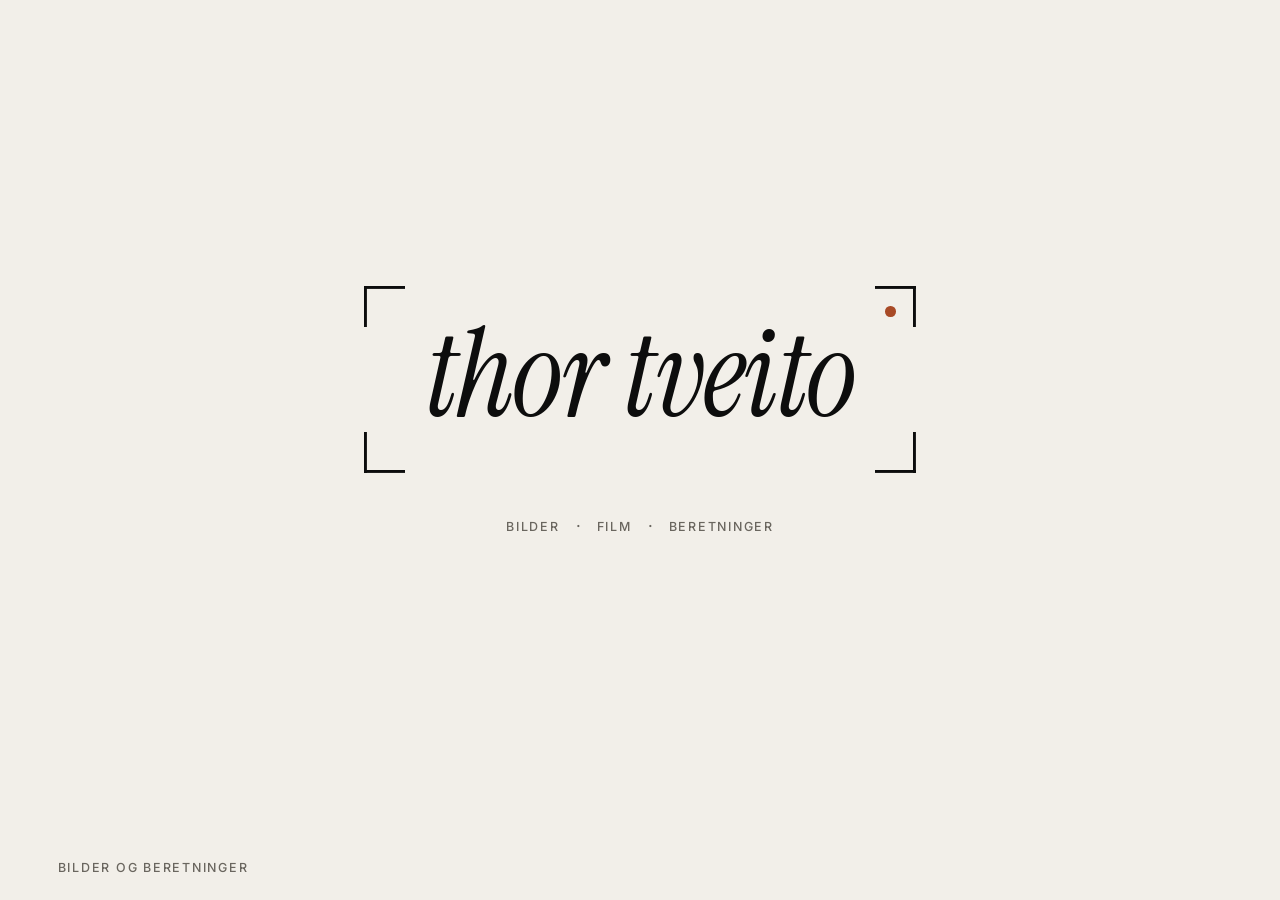
<file: site/index.html>
<!doctype html>
<html lang="nb">
<head>
<meta charset="utf-8">
<meta name="viewport" content="width=device-width, initial-scale=1">
<title>Thor Tveito</title>
<meta name="description" content="Bilder og beretninger av Thor Tveito.">
<meta name="theme-color" content="#f2efe9" media="(prefers-color-scheme: light)">
<meta name="theme-color" content="#0d0d0d" media="(prefers-color-scheme: dark)">
<link rel="icon" href="data:image/svg+xml,%3Csvg xmlns='http://www.w3.org/2000/svg' viewBox='0 0 32 32'%3E%3Cstyle%3Epath%7Bstroke:%230d0d0d%7D@media(prefers-color-scheme:dark)%7Bpath%7Bstroke:%23f2efe9%7D%7D%3C/style%3E%3Cpath d='M3 11V3h8M21 3h8v8M29 21v8h-8M11 29H3v-8' fill='none' stroke-width='2.5'/%3E%3Ccircle cx='16' cy='16' r='4' fill='%23a84a26'/%3E%3C/svg%3E">
<link rel="preconnect" href="https://fonts.googleapis.com">
<link rel="preconnect" href="https://fonts.gstatic.com" crossorigin>
<link rel="stylesheet" href="https://fonts.googleapis.com/css2?family=Instrument+Serif:ital@0;1&family=Inter:wght@400;500&display=swap">
<link rel="stylesheet" href="style.css">
</head>
<body class="home">
<main class="home-main">
  <h1><span class="vf vf--hero"><span class="vf-text">Thor Tveito</span></span></h1>
  <nav data-site-nav aria-label="Hovedmeny"></nav>
</main>
<footer class="home-foot">
  <span class="label">Bilder og beretninger</span>
</footer>
<script src="site.js"></script>
</body>
</html>
</file>
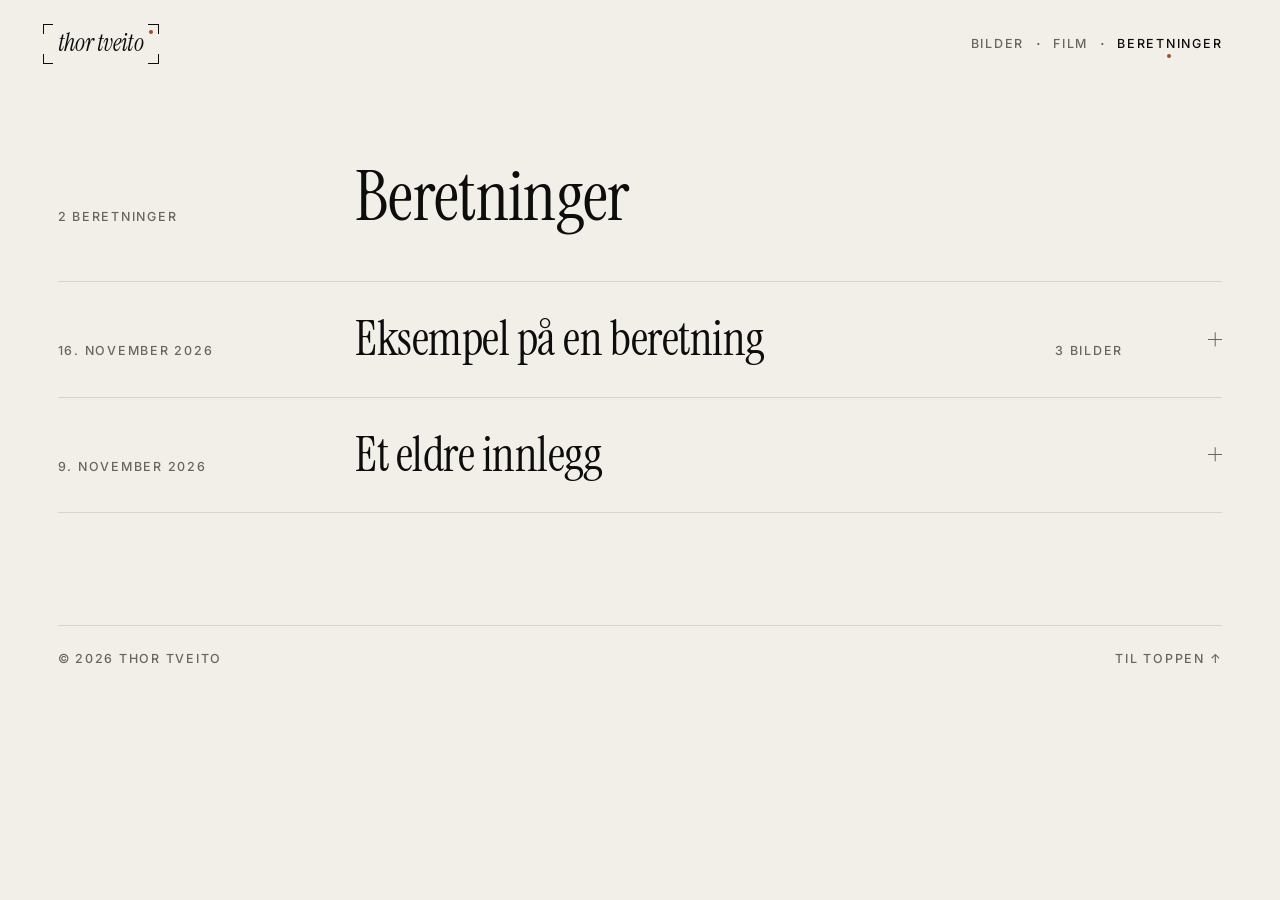
<file: site/beretninger.html>
<!doctype html>
<html lang="nb">
<head>
<meta charset="utf-8">
<meta name="viewport" content="width=device-width, initial-scale=1">
<title>Beretninger · Thor Tveito</title>
<meta name="theme-color" content="#f2efe9" media="(prefers-color-scheme: light)">
<meta name="theme-color" content="#0d0d0d" media="(prefers-color-scheme: dark)">
<link rel="icon" href="data:image/svg+xml,%3Csvg xmlns='http://www.w3.org/2000/svg' viewBox='0 0 32 32'%3E%3Cstyle%3Epath%7Bstroke:%230d0d0d%7D@media(prefers-color-scheme:dark)%7Bpath%7Bstroke:%23f2efe9%7D%7D%3C/style%3E%3Cpath d='M3 11V3h8M21 3h8v8M29 21v8h-8M11 29H3v-8' fill='none' stroke-width='2.5'/%3E%3Ccircle cx='16' cy='16' r='4' fill='%23a84a26'/%3E%3C/svg%3E">
<link rel="preconnect" href="https://fonts.googleapis.com">
<link rel="preconnect" href="https://fonts.gstatic.com" crossorigin>
<link rel="stylesheet" href="https://fonts.googleapis.com/css2?family=Instrument+Serif:ital@0;1&family=Inter:wght@400;500&display=swap">
<link rel="stylesheet" href="style.css">
</head>
<body>
<a class="skip-link label" href="#innhold">Hopp til innholdet</a>
<header data-site-header></header>

<main id="innhold">
  <div class="grid page-head">
    <p class="label" id="post-count">Beretninger</p>
    <h1>Beretninger</h1>
  </div>
  <div class="grid">
    <div class="entry-list" id="posts"><p class="empty prose">Laster …</p></div>
  </div>
  <div class="grid">
    <p class="prose" id="doc-wrap" hidden style="margin-top: var(--space-6)"><a class="text-link" id="doc-link" href="#">Åpne dokumentet i Google Docs →</a></p>
  </div>
</main>

<footer data-site-footer></footer>

<script src="site.js"></script>
<script>
(async () => {
  const box = document.getElementById('posts');
  const el = (tag, cls, text) => {
    const n = document.createElement(tag);
    if (cls) n.className = cls;
    if (text != null) n.textContent = text;
    return n;
  };
  // «2026-11-16» → «16. november 2026»
  const fmt = (s) => {
    const d = new Date(s + 'T12:00:00');
    return isNaN(d) ? s : d.toLocaleDateString('nb-NO', { day: 'numeric', month: 'long', year: 'numeric' });
  };
  const plural = (n, one, many) => `${n} ${n === 1 ? one : many}`;

  let d;
  try {
    d = await (await fetch('beretninger.json', { cache: 'no-cache' })).json();
  } catch (e) {
    box.innerHTML = '<p class="empty prose">Fant ikke beretninger.json.</p>';
    return;
  }
  if (d.docUrl) {
    document.getElementById('doc-link').href = d.docUrl;
    document.getElementById('doc-wrap').hidden = false;
  }
  const posts = (d.posts || []).slice().sort((a, b) => (b.date || '').localeCompare(a.date || ''));
  document.getElementById('post-count').textContent = plural(posts.length, 'beretning', 'beretninger');
  box.textContent = '';
  if (!posts.length) { box.append(el('p', 'empty prose', 'Ingen beretninger ennå.')); return; }

  posts.forEach((p, i) => {
    const id = p.id || `b${i}`;
    const images = p.images || [];
    const entry = el('details', 'entry');
    entry.id = id;

    const head = el('summary', 'entry-head');
    const time = el('time', 'label', p.date ? fmt(p.date) : 'Udatert');
    if (p.date) time.dateTime = p.date;
    head.append(time, el('h2', null, p.title || 'Uten tittel'));
    if (images.length) head.append(el('span', 'label entry-meta', plural(images.length, 'bilde', 'bilder')));
    const toggle = el('span', 'entry-toggle'); toggle.setAttribute('aria-hidden', 'true');
    head.append(toggle);

    const body = el('div', 'entry-body');
    if (p.body) {
      const prose = el('div', 'prose');
      for (const para of p.body.split(/\n\s*\n/)) if (para.trim()) prose.append(el('p', null, para.trim()));
      body.append(prose);
    }
    if (images.length) {
      const media = el('div', 'entry-media');
      for (const im of images) {
        const fig = el('figure');
        const img = el('img');
        img.src = im.src; img.alt = im.alt || im.caption || '';
        if (im.width && im.height) { img.width = im.width; img.height = im.height; }
        img.loading = 'lazy'; img.decoding = 'async';
        fig.append(img);
        if (im.caption) fig.append(el('figcaption', null, im.caption));
        media.append(fig);
      }
      body.append(media);
    }

    entry.append(head, body);
    // Åpne beretninger får sin egen lenke (#id), så de kan deles.
    entry.addEventListener('toggle', () => {
      if (entry.open) history.replaceState(null, '', '#' + id);
      else if (location.hash === '#' + id) history.replaceState(null, '', location.pathname);
    });
    box.append(entry);
  });

  const target = location.hash && document.getElementById(decodeURIComponent(location.hash.slice(1)));
  if (target && target.classList.contains('entry')) { target.open = true; target.scrollIntoView(); }
})();
</script>
</body>
</html>
</file>
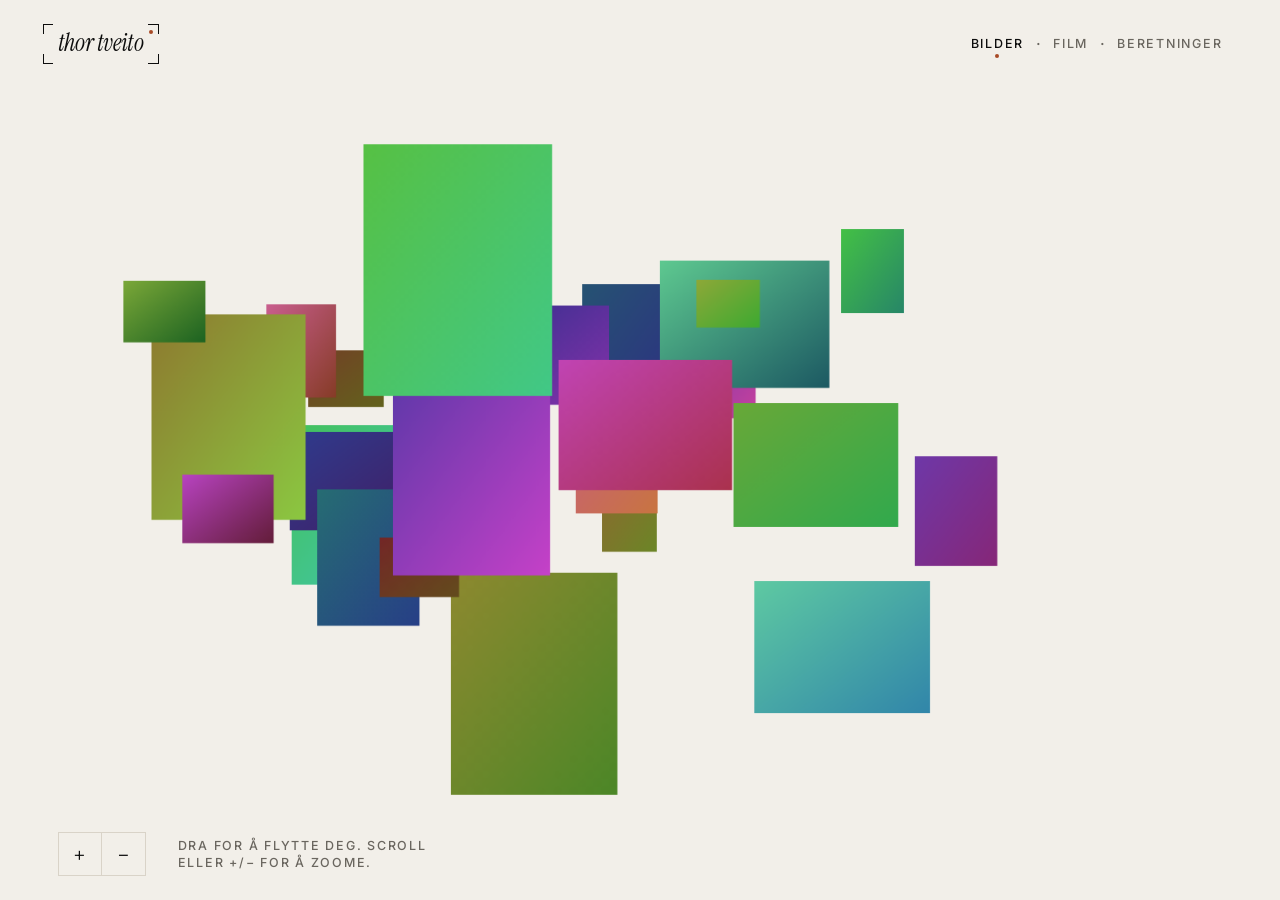
<file: site/bilder.html>
<!doctype html>
<html lang="nb">
<head>
<meta charset="utf-8">
<meta name="viewport" content="width=device-width, initial-scale=1">
<title>Bilder · Thor Tveito</title>
<meta name="theme-color" content="#f2efe9" media="(prefers-color-scheme: light)">
<meta name="theme-color" content="#0d0d0d" media="(prefers-color-scheme: dark)">
<link rel="icon" href="data:image/svg+xml,%3Csvg xmlns='http://www.w3.org/2000/svg' viewBox='0 0 32 32'%3E%3Cstyle%3Epath%7Bstroke:%230d0d0d%7D@media(prefers-color-scheme:dark)%7Bpath%7Bstroke:%23f2efe9%7D%7D%3C/style%3E%3Cpath d='M3 11V3h8M21 3h8v8M29 21v8h-8M11 29H3v-8' fill='none' stroke-width='2.5'/%3E%3Ccircle cx='16' cy='16' r='4' fill='%23a84a26'/%3E%3C/svg%3E">
<link rel="preconnect" href="https://fonts.googleapis.com">
<link rel="preconnect" href="https://fonts.gstatic.com" crossorigin>
<link rel="stylesheet" href="https://fonts.googleapis.com/css2?family=Instrument+Serif:ital@0;1&family=Inter:wght@400;500&display=swap">
<link rel="stylesheet" href="style.css">
<link rel="stylesheet" href="gallery.css">
</head>
<body class="gallery-page">
<header data-site-header></header>

<main id="stage" aria-label="Bilderom">
  <h1 class="visually-hidden">Bilder</h1>
  <div id="scene"></div>
</main>

<div id="loader" role="status" aria-live="polite">
  <span class="vf"><span class="vf-text" id="loader-name">Thor Tveito</span></span>
  <div class="loader-bar"><div id="loader-fill"></div></div>
  <div id="loader-text" class="label">Laster bilder …</div>
</div>

<div id="caption" aria-live="polite"></div>

<div class="room-controls">
  <div class="zoom">
    <button type="button" class="icon-btn" id="zoom-in" aria-label="Zoom inn">+</button>
    <button type="button" class="icon-btn" id="zoom-out" aria-label="Zoom ut">−</button>
  </div>
  <p class="hint label">Dra for å flytte deg. Scroll eller +/− for å zoome.</p>
</div>

<dialog id="viewer" aria-label="Bildevisning">
  <button type="button" class="icon-btn close" aria-label="Lukk">×</button>
  <button type="button" class="icon-btn nav-btn prev" aria-label="Forrige bilde">←</button>
  <figure>
    <img id="viewer-img" alt="">
    <figcaption id="viewer-cap"></figcaption>
  </figure>
  <button type="button" class="icon-btn nav-btn next" aria-label="Neste bilde">→</button>
</dialog>

<script src="site.js"></script>
<script src="gallery.js"></script>
</body>
</html>
</file>
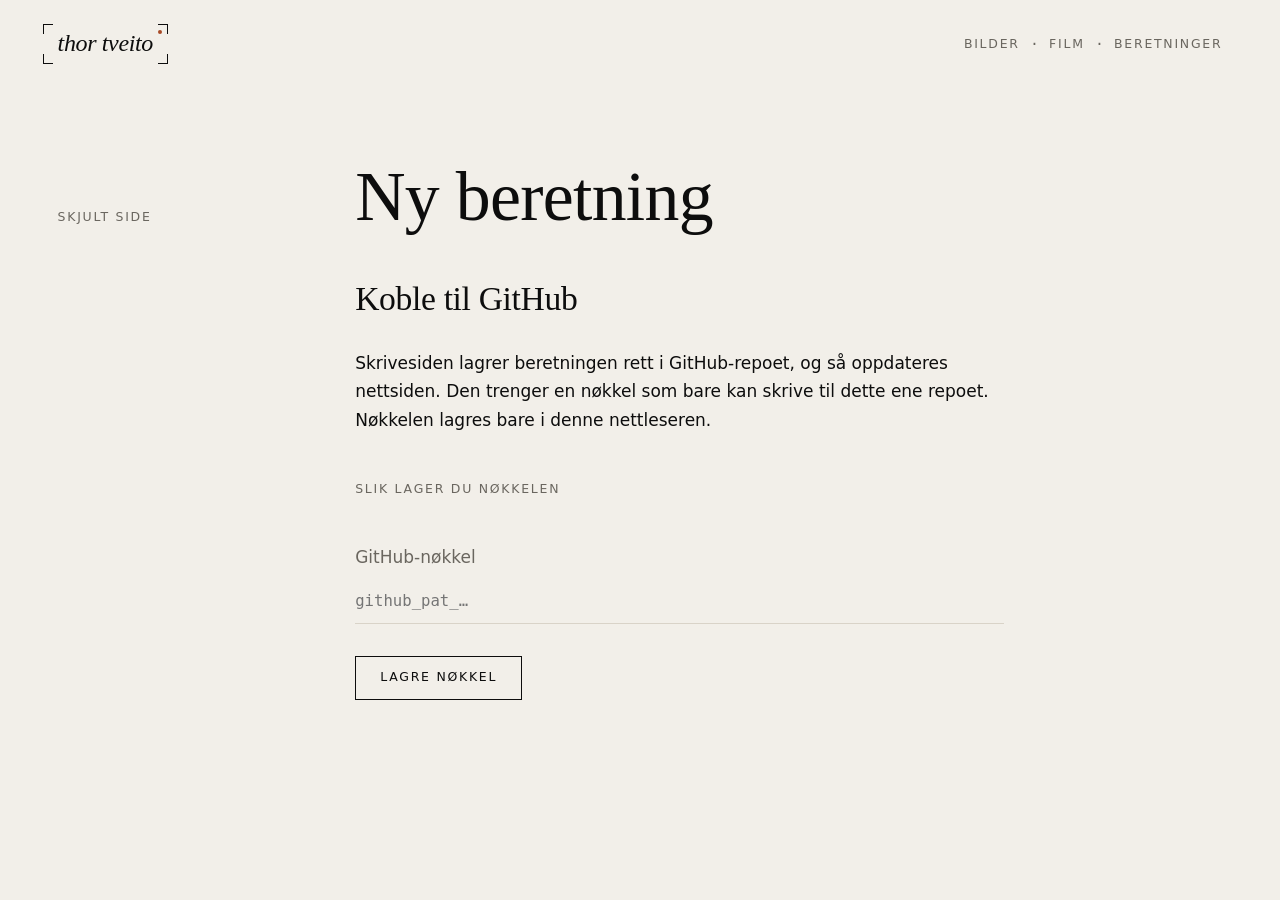
<file: site/skriv.html>
<!doctype html>
<html lang="nb">
<head>
<meta charset="utf-8">
<meta name="viewport" content="width=device-width, initial-scale=1">
<title>Skriv · Thor Tveito</title>
<!-- Skjult side: ikke i menyen, ikke i søkemotorer. Sikkerheten ligger i GitHub-nøkkelen, ikke i adressen. -->
<meta name="robots" content="noindex, nofollow">
<meta name="referrer" content="no-referrer">
<meta http-equiv="Content-Security-Policy" content="default-src 'none'; script-src 'self'; style-src 'self' https://fonts.googleapis.com; font-src https://fonts.gstatic.com; img-src 'self' blob: data:; connect-src https://api.github.com; base-uri 'none'; form-action 'none'">
<meta name="theme-color" content="#f2efe9" media="(prefers-color-scheme: light)">
<meta name="theme-color" content="#0d0d0d" media="(prefers-color-scheme: dark)">
<link rel="icon" href="data:image/svg+xml,%3Csvg xmlns='http://www.w3.org/2000/svg' viewBox='0 0 32 32'%3E%3Cstyle%3Epath%7Bstroke:%230d0d0d%7D@media(prefers-color-scheme:dark)%7Bpath%7Bstroke:%23f2efe9%7D%7D%3C/style%3E%3Cpath d='M3 11V3h8M21 3h8v8M29 21v8h-8M11 29H3v-8' fill='none' stroke-width='2.5'/%3E%3Ccircle cx='16' cy='16' r='4' fill='%23a84a26'/%3E%3C/svg%3E">
<link rel="stylesheet" href="https://fonts.googleapis.com/css2?family=Instrument+Serif:ital@0;1&family=Inter:wght@400;500&display=swap">
<link rel="stylesheet" href="style.css">
<link rel="stylesheet" href="skriv.css">
</head>
<body>
<header data-site-header></header>

<main id="innhold">
  <div class="grid page-head">
    <p class="label">Skjult side</p>
    <h1>Ny beretning</h1>
  </div>

  <!-- Steg 1: nøkkel (vises bare når ingen nøkkel er lagret på denne enheten) -->
  <section class="grid" id="key-setup" hidden aria-labelledby="key-title">
    <div class="skriv-col form">
      <h2 id="key-title" class="skriv-h2">Koble til GitHub</h2>
      <p>Skrivesiden lagrer beretningen rett i GitHub-repoet, og så oppdateres nettsiden. Den trenger en nøkkel som bare kan skrive til dette ene repoet. Nøkkelen lagres bare i denne nettleseren.</p>
      <details class="howto">
        <summary class="label">Slik lager du nøkkelen</summary>
        <ol>
          <li>Gå til <span class="mono">github.com/settings/personal-access-tokens/new</span>.</li>
          <li>Gi den et navn, for eksempel «Skrivesiden», og velg en utløpsdato.</li>
          <li>Under <em>Repository access</em>: velg <em>Only select repositories</em> og bare <span class="mono" id="repo-name"></span>.</li>
          <li>Under <em>Permissions → Repository permissions</em>: sett <em>Contents</em> til <em>Read and write</em>. Ingenting annet.</li>
          <li>Lag nøkkelen, kopier den og lim den inn her.</li>
        </ol>
      </details>
      <div class="field">
        <label for="token">GitHub-nøkkel</label>
        <input class="input mono" id="token" type="password" autocomplete="off" spellcheck="false" placeholder="github_pat_…">
      </div>
      <p><button type="button" class="btn" id="save-token">Lagre nøkkel</button></p>
    </div>
  </section>

  <!-- Steg 2: skriv -->
  <section class="grid" id="writer" hidden aria-label="Skriv">
    <div class="skriv-col form" id="form">
      <div class="field">
        <label for="title">Tittel</label>
        <input class="input input--title" id="title" type="text" autocomplete="off" required>
      </div>
      <div class="field skriv-date">
        <label for="date">Dato</label>
        <input class="input" id="date" type="date" required>
      </div>
      <div class="field">
        <label for="body">Tekst</label>
        <textarea class="textarea" id="body" rows="10"></textarea>
        <p class="hint-text">Tom linje gir nytt avsnitt. Utkastet lagres i denne nettleseren mens du skriver.</p>
      </div>

      <div class="field">
        <span class="label">Bilder</span>
        <ul class="skriv-images" id="images" aria-live="polite"></ul>
        <label class="btn btn--quiet skriv-pick">
          <input type="file" id="files" accept="image/*" multiple class="visually-hidden">
          Legg til bilder
        </label>
        <p class="hint-text">Bildene gjøres mindre (maks 2000 px) og stedsdata (GPS) fjernes før de sendes.</p>
      </div>

      <div class="skriv-actions">
        <button type="button" class="btn" id="publish">Publiser</button>
        <p class="hint-text" id="status" role="status" aria-live="polite"></p>
      </div>
    </div>
  </section>

  <div class="grid skriv-foot" id="key-info" hidden>
    <p class="skriv-col hint-text">Nøkkelen er lagret på denne enheten. <button type="button" class="link-btn" id="forget-token">Glem nøkkelen</button></p>
  </div>
</main>

<script src="site.js"></script>
<script src="skriv.js"></script>
</body>
</html>
</file>
<file: site/style.css>
/* ==========================================================================
   Thor Tveito: felles stilark. Tokens, grunnstil og komponenter.
   Se STYLE.md for reglene. Sidespesifikk stil (bilderommet) ligger i gallery.css.
   ========================================================================== */

/* ---------- Tokens ---------- */
:root {
  /* Farge: lys modus */
  --ink: #0d0d0d;
  --paper: #f2efe9;
  --bg: var(--paper);
  --fg: var(--ink);
  --muted: #6a665f;          /* 4.97:1 mot papir */
  --line: #d9d3c8;           /* hårstrek, kun dekor */
  --accent: #a84a26;         /* «glør», 4.98:1 mot papir. Brukes sparsomt. */
  --on-accent: var(--paper);

  /* Typografi */
  --font-display: "Instrument Serif", "Iowan Old Style", "Palatino Linotype", Palatino, Georgia, serif;
  --font-body: Inter, ui-sans-serif, system-ui, -apple-system, "Segoe UI", Roboto, sans-serif;

  /* Flytende typeskala (≈ 1.25 → 1.333 fra mobil til desktop) */
  --step--1: clamp(0.72rem, 0.70rem + 0.10vw, 0.78rem);   /* etiketter */
  --step-0:  clamp(1rem, 0.96rem + 0.20vw, 1.0625rem);    /* brødtekst */
  --step-1:  clamp(1.25rem, 1.16rem + 0.45vw, 1.5rem);
  --step-2:  clamp(1.56rem, 1.38rem + 0.90vw, 2.1rem);
  --step-3:  clamp(1.95rem, 1.60rem + 1.75vw, 3rem);
  --step-4:  clamp(2.45rem, 1.80rem + 3.20vw, 4.5rem);
  --step-hero: clamp(2.75rem, 1.2rem + 8vw, 8.5rem);

  --leading-tight: 1.05;
  --leading-body: 1.7;
  --tracking-label: 0.14em;
  --measure: 60ch;

  /* Avstand (4px-basert) */
  --space-1: 0.25rem;
  --space-2: 0.5rem;
  --space-3: 0.75rem;
  --space-4: 1rem;
  --space-5: 1.5rem;
  --space-6: 2rem;
  --space-7: 3rem;
  --space-8: 4.5rem;
  --space-9: 7rem;

  /* Rutenett */
  --margin: clamp(1rem, 4.5vw, 4.5rem);   /* sidemarg */
  --gutter: clamp(1rem, 2vw, 2rem);
  --columns: 4;
  --header-h: 4.5rem;

  /* Bevegelse */
  --dur-fast: 160ms;
  --dur: 280ms;
  --dur-reveal: 600ms;
  --ease: cubic-bezier(0.2, 0.7, 0.2, 1);

  --hairline: 1px solid var(--line);

  color-scheme: light dark;
}

@media (prefers-color-scheme: dark) {
  :root {
    --bg: var(--ink);
    --fg: var(--paper);
    --muted: #9a958c;        /* 6.53:1 mot blekk */
    --line: #2e2c29;
    --accent: #e0805a;       /* 6.85:1 mot blekk */
    --on-accent: var(--ink);
  }
}

@media (min-width: 48rem) { :root { --columns: 12; --header-h: 5.5rem; } }

@media (prefers-reduced-motion: reduce) {
  :root { --dur-fast: 0ms; --dur: 0ms; --dur-reveal: 0ms; }
  *, *::before, *::after {
    animation-duration: 0.01ms !important;
    animation-delay: 0ms !important;
    transition-duration: 0.01ms !important;
  }
}

/* ---------- Grunnstil ---------- */
*, *::before, *::after { box-sizing: border-box; }
html { -webkit-text-size-adjust: 100%; text-size-adjust: 100%; }
body {
  margin: 0;
  min-height: 100vh;
  min-height: 100svh;
  background: var(--bg);
  color: var(--fg);
  font: 400 var(--step-0) / var(--leading-body) var(--font-body);
  font-feature-settings: "ss01", "cv11";
  -webkit-font-smoothing: antialiased;
  -moz-osx-font-smoothing: grayscale;
}
h1, h2, h3 {
  font-family: var(--font-display);
  font-weight: 400;
  line-height: var(--leading-tight);
  letter-spacing: -0.01em;
  margin: 0;
  text-wrap: balance;
}
p { margin: 0; text-wrap: pretty; }
a { color: inherit; text-decoration: none; }
img { max-width: 100%; }
[hidden] { display: none !important; }

::selection { background: var(--accent); color: var(--on-accent); }

:focus-visible {
  outline: 1.5px solid var(--accent);
  outline-offset: 4px;
  border-radius: 1px;
}

.visually-hidden {
  position: absolute !important; width: 1px; height: 1px; padding: 0; margin: -1px;
  overflow: hidden; clip: rect(0 0 0 0); white-space: nowrap; border: 0;
}

.skip-link {
  position: absolute; left: var(--margin); top: var(--space-2); z-index: 100;
  padding: var(--space-2) var(--space-3); background: var(--bg);
  transform: translateY(-200%);
}
.skip-link:focus-visible { transform: none; }

/* Små versaletiketter: nav, metadata, hint */
.label {
  font: 500 var(--step--1) / 1.4 var(--font-body);
  letter-spacing: var(--tracking-label);
  text-transform: uppercase;
  color: var(--muted);
}

/* ---------- Rutenett ---------- */
.grid {
  display: grid;
  grid-template-columns: repeat(var(--columns), minmax(0, 1fr));
  column-gap: var(--gutter);
  padding-inline: var(--margin);
}

/* ---------- Logo: søker (viewfinder) ----------
   Fire hjørnemerker tegnet med bakgrunner (currentColor), navnet i kursiv,
   og ett fokuspunkt i aksentfargen. Skaleres med font-size. */
/* Hjørnemerkene alene (brukes av logoen og av avspillingsmerket på Film) */
.vf, .corners {
  --vf-len: 0.5em;
  --vf-w: max(1px, 0.024em);
  background:
    linear-gradient(currentColor 0 0) 0 0 / var(--vf-len) var(--vf-w),
    linear-gradient(currentColor 0 0) 0 0 / var(--vf-w) var(--vf-len),
    linear-gradient(currentColor 0 0) 100% 0 / var(--vf-len) var(--vf-w),
    linear-gradient(currentColor 0 0) 100% 0 / var(--vf-w) var(--vf-len),
    linear-gradient(currentColor 0 0) 0 100% / var(--vf-len) var(--vf-w),
    linear-gradient(currentColor 0 0) 0 100% / var(--vf-w) var(--vf-len),
    linear-gradient(currentColor 0 0) 100% 100% / var(--vf-len) var(--vf-w),
    linear-gradient(currentColor 0 0) 100% 100% / var(--vf-w) var(--vf-len);
  background-repeat: no-repeat;
}
.vf {
  position: relative;
  display: inline-block;
  padding: 0.3em 0.62em 0.36em;
  font: italic 400 1em / 1 var(--font-display);
  letter-spacing: -0.015em;
  text-transform: lowercase;
  white-space: nowrap;
  color: var(--fg);
}
.vf::after {
  content: "";
  position: absolute;
  top: 0.2em;
  right: 0.2em;
  width: max(4px, 0.085em);
  aspect-ratio: 1;
  border-radius: 50%;
  background: var(--accent);
}
.vf-text { display: inline-block; }

/* Liten utgave i toppteksten */
.vf--sm { font-size: var(--step-1); --vf-len: 0.42em; }
.vf--sm::after { top: 0.24em; right: 0.24em; }

/* Stor utgave på forsiden, med én liten avsløring ved lasting */
.vf--hero { font-size: var(--step-hero); --vf-len: 0.34em; padding: 0.24em 0.5em 0.3em; }
.vf--hero::after { top: 0.17em; right: 0.17em; }
.vf--hero .vf-text { animation: vf-reveal var(--dur-reveal) var(--ease) 120ms backwards; }
.vf--hero::after { animation: vf-dot var(--dur-fast) var(--ease) 640ms backwards; }
@keyframes vf-reveal {
  from { clip-path: inset(0 100% 0 0); opacity: 0; }
  to   { clip-path: inset(-25% -10% -25% -10%); opacity: 1; }
}
@keyframes vf-dot { from { opacity: 0; } }

/* ---------- Navigasjon ---------- */
.nav ul { display: flex; flex-wrap: wrap; margin: 0; padding: 0; list-style: none; }
.nav li { display: flex; align-items: center; }
/* Stille skilletegn mellom punktene: Bilder · Beretninger (skjult for skjermlesere) */
.nav li + li::before {
  content: "·" / "";
  padding-inline: var(--space-3);
  color: var(--muted);
}
.nav a {
  position: relative;
  display: inline-flex;
  align-items: center;
  min-height: 44px;
  font: 500 var(--step--1) / 1 var(--font-body);
  letter-spacing: var(--tracking-label);
  text-transform: uppercase;
  color: var(--muted);
  transition: color var(--dur-fast) var(--ease);
}
/* Strek som tegnes inn fra venstre */
.nav a::after {
  content: "";
  position: absolute;
  left: 0;
  right: var(--tracking-label);   /* ikke under siste bokstavs sporing */
  bottom: calc(50% - 0.95em);
  height: 1px;
  background: currentColor;
  transform: scaleX(0);
  transform-origin: left;
  transition: transform var(--dur) var(--ease);
}
.nav a:hover, .nav a:focus-visible { color: var(--fg); }
.nav a:hover::after, .nav a:focus-visible::after { transform: scaleX(1); }
/* Gjeldende side: blekk + et lite aksentpunkt under ordet (i stedet for streken) */
.nav a[aria-current="page"] { color: var(--fg); }
.nav a[aria-current="page"]::after {
  left: calc(50% - 2px - var(--tracking-label) / 2);
  right: auto;
  width: 4px;
  height: 4px;
  bottom: calc(50% - 1.15em);
  border-radius: 50%;
  background: var(--accent);
  transform: none;
}

/* ---------- Topptekst ---------- */
.site-header {
  display: flex;
  align-items: center;
  justify-content: space-between;
  gap: var(--space-4);
  min-height: var(--header-h);
  padding-inline: var(--margin);
  flex-wrap: wrap;
  row-gap: 0;
}
/* Får ikke menyen plass ved siden av logoen, flytter hele menyen ned på egen linje
   (i stedet for at punktene brekker hver for seg). */
.site-header .nav { flex: 0 0 auto; max-width: 100%; }
@media (max-width: 30rem) {
  .nav li + li::before { padding-inline: var(--space-2); }
}
/* Optisk justering på store skjermer: teksten står på marglinjen, hjørnemerkene henger ut i margen */
@media (min-width: 48rem) { .site-header .vf { margin-left: -0.62em; } }

/* ---------- Bunntekst ---------- */
.site-footer {
  display: flex;
  flex-wrap: wrap;
  justify-content: space-between;
  gap: var(--space-2) var(--space-5);
  margin: var(--space-9) var(--margin) 0;
  padding-block: var(--space-5) var(--space-6);
  border-top: var(--hairline);
}

/* ---------- Forside ---------- */
.home {
  display: grid;
  grid-template-rows: 1fr auto;
  min-height: 100vh;
  min-height: 100svh;
}
.home-main {
  display: grid;
  align-content: center;
  justify-items: start;
  gap: var(--space-6);
  padding: var(--space-8) var(--margin);
}
@media (min-width: 48rem) {
  .home-main { justify-items: center; }
  .home-main .nav { justify-self: center; }
}
.home-main h1 { margin: 0; font-size: inherit; line-height: 1; }
.home .nav li + li::before { padding-inline: var(--space-4); }
.home-foot {
  display: flex;
  justify-content: space-between;
  gap: var(--space-4);
  padding: var(--space-5) var(--margin);
}

/* ---------- Tekstsider (Beretninger og senere sider) ---------- */
.page-head {
  padding-block: var(--space-8) var(--space-7);
  row-gap: var(--space-3);
}
.page-head .label { grid-column: 1 / -1; }
.page-head h1 {
  grid-column: 1 / -1;
  font-size: var(--step-4);
}
.prose { grid-column: 1 / -1; max-width: var(--measure); }
@media (min-width: 48rem) {
  .page-head .label { grid-column: 1 / span 3; align-self: end; padding-bottom: 0.6em; }
  .page-head h1 { grid-column: 4 / -1; }
  .prose { grid-column: 4 / span 7; }
}

/* ---------- Beretninger: liste som åpnes og lukkes ----------
   <details class="entry"> med dato + tittel i <summary>, tekst og bilder i .entry-body. */
.entry-list { grid-column: 1 / -1; border-bottom: var(--hairline); }
.entry { border-top: var(--hairline); }

.entry-head {
  display: grid;
  grid-template-columns: minmax(0, 1fr) auto;
  grid-template-areas: "date toggle" "title toggle";
  align-items: center;
  column-gap: var(--space-4);
  row-gap: var(--space-1);
  padding-block: var(--space-5);
  min-height: 44px;
  cursor: pointer;
  list-style: none;
}
.entry-head::-webkit-details-marker { display: none; }
.entry-head time { grid-area: date; transition: color var(--dur-fast) var(--ease); }
.entry-head h2 { grid-area: title; font-size: var(--step-3); }
.entry-head .entry-meta { display: none; }

/* Tynt pluss som blir minus når beretningen er åpen */
.entry-toggle {
  grid-area: toggle;
  position: relative;
  width: 0.9rem;
  aspect-ratio: 1;
  color: var(--muted);
  transition: color var(--dur-fast) var(--ease);
}
.entry-toggle::before, .entry-toggle::after {
  content: "";
  position: absolute;
  inset: calc(50% - 0.5px) 0 auto;
  height: 1px;
  background: currentColor;
  transition: transform var(--dur) var(--ease);
}
.entry-toggle::after { transform: rotate(90deg); }
.entry[open] .entry-toggle::after { transform: rotate(0deg); }
.entry-head:hover time, .entry-head:hover .entry-toggle,
.entry[open] .entry-head time, .entry[open] .entry-toggle { color: var(--fg); }

/* Glatt åpning der nettleseren støtter det; ellers åpnes den bare */
:root { interpolate-size: allow-keywords; }
.entry::details-content {
  block-size: 0;
  overflow: clip;
  transition: block-size var(--dur) var(--ease), content-visibility var(--dur) allow-discrete;
}
.entry[open]::details-content { block-size: auto; }

.entry-body { display: grid; gap: var(--space-6); padding-bottom: var(--space-7); }
.entry-body .prose { display: grid; gap: var(--space-4); }
.entry-body .prose p { white-space: pre-line; }

/* Bildene får mer plass enn teksten: første bilde stort, resten to og to */
.entry-media { display: grid; grid-template-columns: repeat(2, minmax(0, 1fr)); gap: var(--gutter); }
.entry-media figure { margin: 0; display: grid; gap: var(--space-2); }
.entry-media figure:first-child, .entry-media figure:only-child { grid-column: 1 / -1; }
/* Liggende bilder fyller bredden; stående bilder stopper på 85 % av skjermhøyden */
.entry-media img { display: block; width: auto; max-width: 100%; height: auto; max-height: 85vh; max-height: 85svh; background: var(--line); }
.entry-media figcaption { font: italic 400 var(--step-0) / 1.4 var(--font-display); color: var(--muted); }

@media (min-width: 48rem) {
  /* Innholdet i <details> pakkes av nettleseren (::details-content), så subgrid når ikke fram.
     Hode og kropp får derfor hvert sitt rutenett med samme kolonner som siden. */
  .entry-head, .entry-body {
    grid-template-columns: repeat(var(--columns), minmax(0, 1fr));
    column-gap: var(--gutter);
  }
  .entry-head {
    grid-template-areas: none;
    align-items: baseline;
    padding-block: var(--space-6);
  }
  .entry-head time { grid-area: 1 / 1 / 2 / span 3; }
  .entry-head h2 { grid-area: 1 / 4 / 2 / span 7; }
  .entry-head .entry-meta { display: block; grid-area: 1 / 11 / 2 / 12; justify-self: end; white-space: nowrap; }
  .entry-toggle { grid-area: 1 / 12 / 2 / 13; justify-self: end; align-self: center; }
  .entry-body .prose { grid-column: 4 / span 7; }
  .entry-media { grid-column: 4 / -1; }
  .entry-body > * { grid-row: auto; }
}

.empty { color: var(--muted); }

/* ---------- Skjema (skrivesiden og senere skjema) ----------
   Felt er bare en hårstrek under teksten. Knapper er hårstrek-rammer, ingen fyll. */
.form { display: grid; gap: var(--space-6); }
.field { display: grid; gap: var(--space-2); }
.field > label, .field > .label { color: var(--muted); }
.input, .textarea {
  width: 100%;
  padding: var(--space-2) 0;
  border: 0;
  border-bottom: 1px solid var(--line);
  border-radius: 0;
  background: transparent;
  color: var(--fg);
  font: inherit;
  transition: border-color var(--dur-fast) var(--ease);
}
.input:hover, .textarea:hover { border-bottom-color: var(--muted); }
.input:focus-visible, .textarea:focus-visible { outline: none; border-bottom-color: var(--accent); }
.input--title { font: 400 var(--step-3) / var(--leading-tight) var(--font-display); }
.textarea { min-height: 12rem; resize: vertical; line-height: var(--leading-body); }
.hint-text { font-size: var(--step--1); color: var(--muted); line-height: 1.5; }

.btn {
  display: inline-flex; align-items: center; justify-content: center; gap: var(--space-2);
  min-height: 44px; padding: 0 var(--space-5);
  border: 1px solid var(--fg); border-radius: 0;
  background: transparent; color: var(--fg);
  font: 500 var(--step--1) / 1 var(--font-body);
  letter-spacing: var(--tracking-label); text-transform: uppercase;
  cursor: pointer;
  transition: background-color var(--dur-fast) var(--ease), color var(--dur-fast) var(--ease);
}
.btn:hover { background: var(--fg); color: var(--bg); }
.btn[aria-disabled="true"] { opacity: 0.5; cursor: progress; }
.btn--quiet { border-color: var(--line); color: var(--muted); }
.btn--quiet:hover { background: transparent; color: var(--fg); border-color: var(--fg); }

.text-link {
  background: linear-gradient(currentColor 0 0) 0 100% / 100% 1px no-repeat;
  padding-bottom: 2px;
  transition: background-size var(--dur) var(--ease), color var(--dur-fast);
}
.text-link:hover { color: var(--accent); }

/* ---------- Film: videoprosjekter ----------
   Hvert prosjekt: et 16:9-bilde med avspillingsmerke (hjørnemerkene fra logoen).
   Videoen (YouTube/Vimeo/fil) lastes først når man trykker. */
.project-list { grid-column: 1 / -1; display: grid; gap: var(--space-8); }
.project {
  display: grid;
  gap: var(--space-3);
  padding-top: var(--space-5);
  border-top: var(--hairline);
}
.project .player { order: -1; margin-bottom: var(--space-3); }
.project h2 { font-size: var(--step-3); }
.project-meta { display: flex; flex-wrap: wrap; gap: 0 var(--space-4); }
.project .prose p { white-space: pre-line; }
.project .prose { display: grid; gap: var(--space-4); }

.player {
  position: relative;
  display: block;
  width: 100%;
  aspect-ratio: 16 / 9;
  padding: 0;
  border: 0;
  background: var(--line);
  color: var(--fg);
  overflow: hidden;
  cursor: pointer;
}
.player img, .player iframe, .player video {
  position: absolute; inset: 0;
  width: 100%; height: 100%;
  border: 0;
  object-fit: cover;
  display: block;
}
.player video { object-fit: contain; background: #000; }
.player img { opacity: 0; transition: opacity var(--dur) var(--ease); }
.player img.ready { opacity: 1; }
/* Avspillingsmerket: en papirlapp med hjørnemerker, midt i bildet */
.play-mark {
  --vf-len: 0.7em;
  position: absolute;
  left: 50%; top: 50%;
  transform: translate(-50%, -50%);
  display: inline-flex; align-items: center; gap: 0.7em;
  padding: 0.95em 1.3em;
  background-color: var(--bg);
  font: 500 var(--step--1) / 1 var(--font-body);
  letter-spacing: var(--tracking-label);
  text-transform: uppercase;
  transition: background-color var(--dur-fast) var(--ease), color var(--dur-fast) var(--ease);
}
.play-mark::before {
  content: "";
  width: 0; height: 0;
  border-left: 0.6em solid currentColor;
  border-block: 0.38em solid transparent;
}
.player:hover .play-mark, .player:focus-visible .play-mark { background-color: var(--fg); color: var(--bg); }
.player:focus-visible { outline-offset: 6px; }
.player.is-playing { cursor: auto; }

@media (min-width: 48rem) {
  .project {
    grid-template-columns: repeat(var(--columns), minmax(0, 1fr));
    column-gap: var(--gutter);
    align-items: start;
  }
  .project .player { grid-area: 1 / 4 / 2 / -1; margin-bottom: var(--space-4); }
  .project-meta { grid-area: 1 / 1 / 3 / span 3; flex-direction: column; gap: var(--space-1); }
  .project h2 { grid-area: 2 / 4 / 3 / span 7; }
  .project .prose { grid-area: 3 / 4 / 4 / span 7; }
}
</file>
<file: site/gallery.css>
/* ==========================================================================
   Bilderommet (bilder.html). Bygger på tokens i style.css.
   ID-ene her (#stage, #scene, #caption, #loader, #viewer …) brukes av gallery.js.
   ========================================================================== */

.gallery-page { overflow: hidden; height: 100vh; height: 100dvh; min-height: 0; }

/* Ingen markering eller dra-og-slipp av bilder når man drar seg rundt. */
.gallery-page #stage, .photo, .photo img, #caption {
  -webkit-user-select: none; user-select: none;
  -webkit-user-drag: none; -webkit-touch-callout: none;
  -webkit-tap-highlight-color: transparent;
}
#viewer { -webkit-user-select: none; user-select: none; }
#viewer figcaption { -webkit-user-select: text; user-select: text; }

#stage {
  position: fixed; inset: 0;
  perspective: 900px; perspective-origin: 50% 50%;
  touch-action: none; cursor: grab;
}
#stage.dragging { cursor: grabbing; }
#scene {
  position: absolute; left: 50%; top: 50%; width: 0; height: 0;
  transform-style: preserve-3d; will-change: transform;
  opacity: 0; transition: opacity 0.8s var(--ease) 0.2s;
}
#scene.ready { opacity: 1; }

.photo {
  position: absolute; left: 0; top: 0; display: block; padding: 0; border: 0;
  background: var(--line); cursor: pointer; backface-visibility: hidden;
}
.photo img { display: block; width: 100%; height: 100%; object-fit: cover; pointer-events: none; }
.photo:focus:not(:focus-visible) { outline: none; }
.photo:focus-visible { outline: 2px solid var(--accent); outline-offset: 6px; }

/* Tekst over bildene står på flate papirlapper (som et veggskilt i et galleri):
   helt flat bakgrunn, ingen glød, ingen skygge, ingen ramme. */

/* Bildetittel: stille, nederst i midten */
#caption {
  position: fixed; left: 50%; bottom: var(--space-6); transform: translateX(-50%);
  max-width: calc(100% - 2 * var(--margin));
  padding: 0.2em 0.55em 0.28em;
  background: var(--bg);
  text-align: center;
  font: italic 400 var(--step-2) / 1.1 var(--font-display);
  pointer-events: none; z-index: 5;
}
#caption:empty { display: none; }

/* Topptekst og kontroller ligger over rommet uten å ta imot dra */
.gallery-page .site-header {
  position: fixed; inset: 0 0 auto; z-index: 10; pointer-events: none;
}
.gallery-page .site-header > * { pointer-events: auto; }
.gallery-page .site-header .vf { background-color: var(--bg); }
.gallery-page .site-header .nav ul { background: var(--bg); padding-inline: var(--space-3); margin-right: calc(var(--space-3) * -1); }

.room-controls {
  position: fixed; left: var(--margin); bottom: var(--space-5); z-index: 10;
  display: flex; align-items: center; gap: var(--space-5);
}
.room-controls .hint { max-width: 34ch; padding: var(--space-1) var(--space-2); background: var(--bg); }

/* Firkantede hårstrek-knapper, uten fyll */
.icon-btn {
  display: inline-grid; place-items: center;
  width: 44px; height: 44px; padding: 0;
  border: var(--hairline); border-radius: 0;
  background: transparent; color: var(--fg);
  font: 300 1.25rem / 1 var(--font-body);
  cursor: pointer;
  transition: border-color var(--dur-fast) var(--ease);
}
.icon-btn:hover { border-color: var(--fg); }
.zoom { display: flex; }
.zoom .icon-btn + .icon-btn { border-left: 0; }
.zoom .icon-btn { background: var(--bg); }

/* ---------- Innlasting ---------- */
#loader {
  position: fixed; inset: 0; z-index: 50; background: var(--bg);
  display: flex; flex-direction: column; align-items: center; justify-content: center; gap: var(--space-5);
  transition: opacity 0.6s var(--ease), visibility 0.6s;
}
#loader.done { opacity: 0; visibility: hidden; }
#loader .vf { font-size: var(--step-3); }
.loader-bar { width: min(240px, 60vw); height: 1px; background: var(--line); overflow: hidden; }
#loader-fill { width: 0; height: 100%; background: var(--fg); transition: width 0.25s var(--ease); }
#loader-text { font-variant-numeric: tabular-nums; }

/* ---------- Visning av ett bilde ---------- */
#viewer {
  border: 0; padding: 0; width: 100vw; height: 100vh; height: 100dvh; max-width: none; max-height: none;
  background: var(--bg); color: var(--fg);
}
#viewer[open] {
  display: grid; grid-template-columns: auto minmax(0, 1fr) auto;
  align-items: center; gap: var(--space-4); padding: var(--space-4) var(--margin);
}
#viewer::backdrop { background: var(--bg); }
#viewer figure { margin: 0; display: grid; justify-items: center; gap: var(--space-4); }
#viewer img { max-width: 100%; max-height: 78vh; max-height: 78dvh; object-fit: contain; }
#viewer figcaption { font: italic 400 var(--step-1) / 1.3 var(--font-display); }
#viewer .close { position: absolute; top: var(--space-5); right: var(--margin); }

@media (max-width: 40rem) {
  .room-controls .hint { display: none; }
  #viewer[open] { grid-template-columns: 1fr 1fr; grid-template-rows: 1fr auto; padding-inline: var(--space-4); }
  #viewer figure { grid-column: 1 / -1; grid-row: 1; }
  #viewer .prev { grid-row: 2; justify-self: start; }
  #viewer .next { grid-row: 2; justify-self: end; }
  #caption { bottom: calc(var(--space-5) + 56px); }
}
</file>
<file: site/skriv.css>
/* Skrivesiden (skriv.html). Bygger på tokens og skjema i style.css. */

.skriv-col { grid-column: 1 / -1; max-width: var(--measure); }
@media (min-width: 48rem) { .skriv-col { grid-column: 4 / span 7; } }

.skriv-h2 { font-size: var(--step-2); }
.skriv-date { max-width: 14rem; }
.mono { font-family: ui-monospace, "SF Mono", Menlo, Consolas, monospace; font-size: 0.92em; }

.howto summary { cursor: pointer; min-height: 44px; display: flex; align-items: center; }
.howto ol { margin: 0; padding-left: 1.2em; display: grid; gap: var(--space-2); }

/* Bildeliste: miniatyr, bildetekst, fjern */
.skriv-images { list-style: none; margin: 0; padding: 0; display: grid; gap: var(--space-4); }
.skriv-images:empty { display: none; }
.skriv-image {
  display: grid;
  grid-template-columns: 5.5rem minmax(0, 1fr) auto;
  align-items: center;
  gap: var(--space-4);
  padding-bottom: var(--space-4);
  border-bottom: var(--hairline);
}
.skriv-image img { width: 5.5rem; height: 5.5rem; object-fit: cover; display: block; background: var(--line); }
.skriv-image .input { font-size: var(--step--1); }

.skriv-pick { justify-self: start; }
.skriv-pick:focus-within { outline: 1.5px solid var(--accent); outline-offset: 4px; }

.skriv-actions { display: flex; flex-wrap: wrap; align-items: center; gap: var(--space-4); }
.skriv-actions .hint-text { flex: 1 1 16rem; }
.skriv-foot { margin-top: var(--space-8); padding-bottom: var(--space-7); }

.link-btn {
  padding: 0; border: 0; background: none; color: inherit; font: inherit; cursor: pointer;
  background: linear-gradient(currentColor 0 0) 0 100% / 100% 1px no-repeat;
}
.link-btn:hover { color: var(--fg); }
</file>
